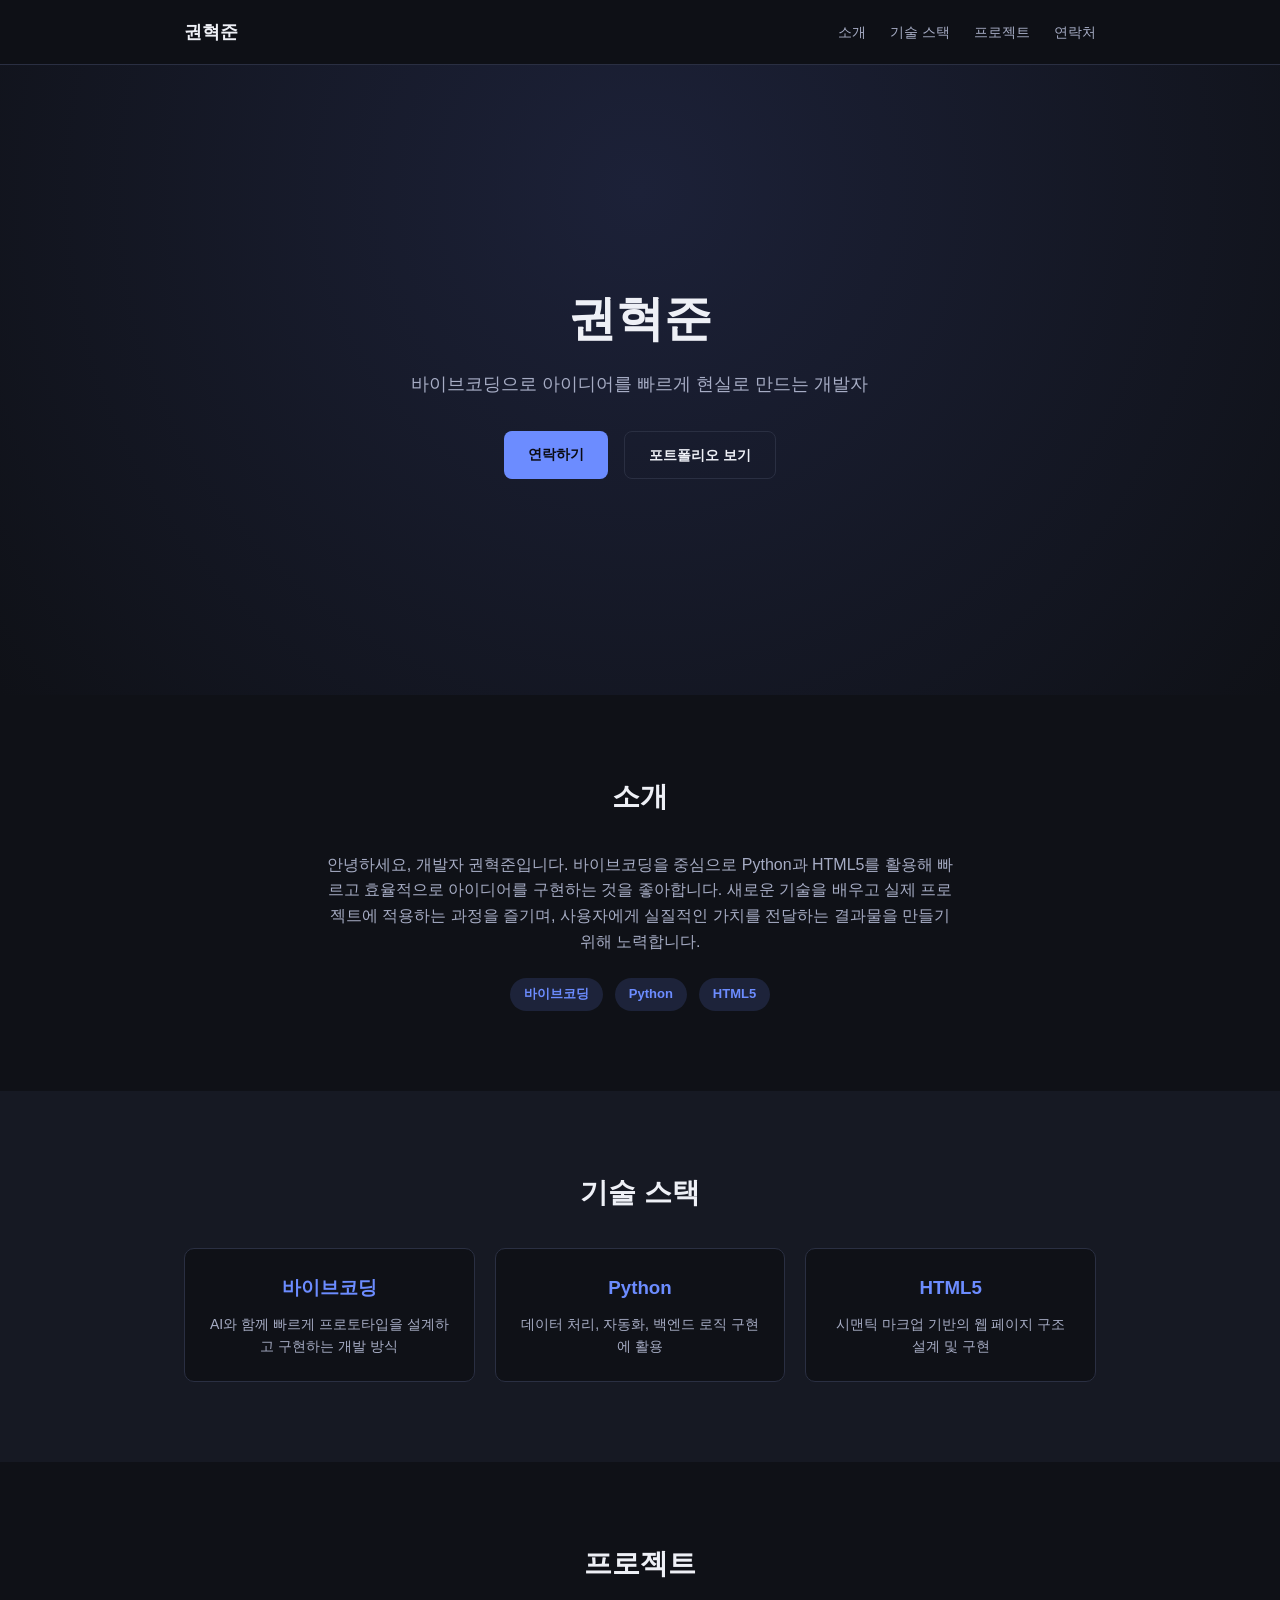
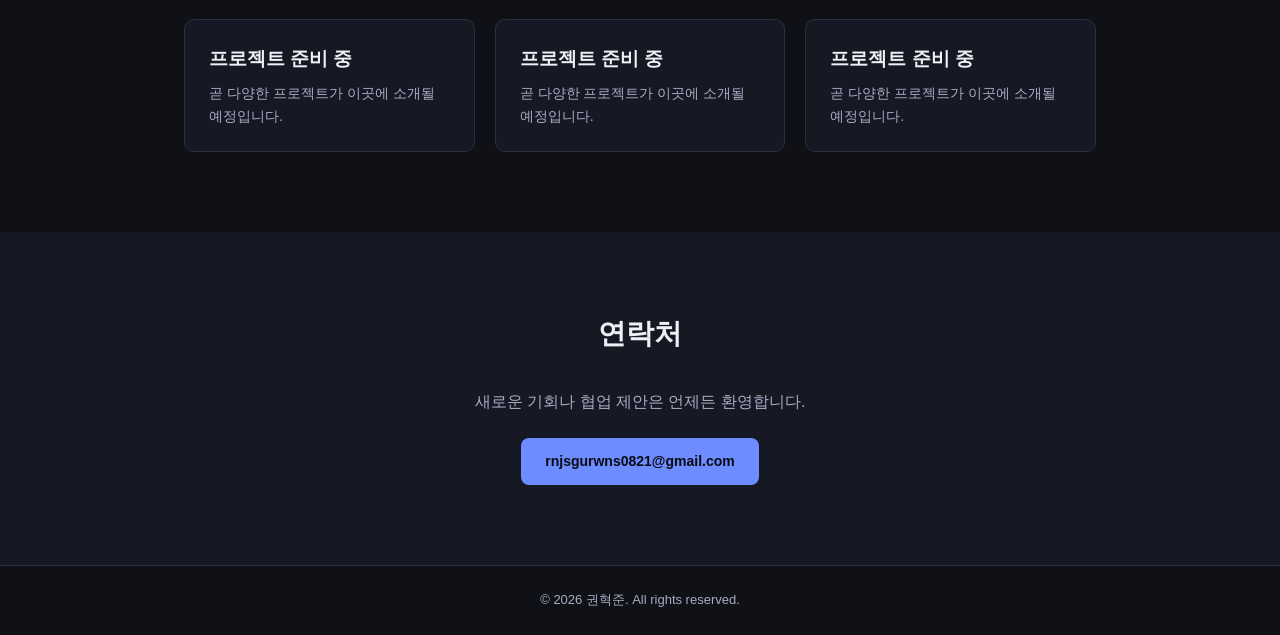
<file: DemoPort/index.html>
<!DOCTYPE html>
<html lang="ko">
<head>
<meta charset="UTF-8">
<meta name="viewport" content="width=device-width, initial-scale=1.0">
<title>권혁준 | Developer Profile</title>
<link rel="stylesheet" href="css/style.css">
</head>
<body>

  <!-- 헤더 / 네비게이션 -->
  <header class="header">
    <nav class="nav container">
      <a href="#hero" class="logo">권혁준</a>
      <ul class="nav-links">
        <li><a href="#about">소개</a></li>
        <li><a href="#skills">기술 스택</a></li>
        <li><a href="#projects">프로젝트</a></li>
        <li><a href="#contact">연락처</a></li>
      </ul>
    </nav>
  </header>

  <!-- 히어로 섹션 -->
  <section id="hero" class="hero">
    <div class="container hero-content">
      <h1>권혁준</h1>
      <p class="tagline">바이브코딩으로 아이디어를 빠르게 현실로 만드는 개발자</p>
      <div class="cta-group">
        <a href="#contact" class="btn btn-primary">연락하기</a>
        <a href="#projects" class="btn btn-outline">포트폴리오 보기</a>
      </div>
    </div>
  </section>

  <!-- 소개 섹션 -->
  <section id="about" class="section">
    <div class="container">
      <h2 class="section-title">소개</h2>
      <p class="about-text">
        안녕하세요, 개발자 권혁준입니다. 바이브코딩을 중심으로 Python과 HTML5를 활용해
        빠르고 효율적으로 아이디어를 구현하는 것을 좋아합니다. 새로운 기술을 배우고
        실제 프로젝트에 적용하는 과정을 즐기며, 사용자에게 실질적인 가치를 전달하는
        결과물을 만들기 위해 노력합니다.
      </p>
      <div class="tags">
        <span class="tag">바이브코딩</span>
        <span class="tag">Python</span>
        <span class="tag">HTML5</span>
      </div>
    </div>
  </section>

  <!-- 기술 스택 섹션 -->
  <section id="skills" class="section section-alt">
    <div class="container">
      <h2 class="section-title">기술 스택</h2>
      <div class="skills-grid">
        <div class="skill-card">
          <h3>바이브코딩</h3>
          <p>AI와 함께 빠르게 프로토타입을 설계하고 구현하는 개발 방식</p>
        </div>
        <div class="skill-card">
          <h3>Python</h3>
          <p>데이터 처리, 자동화, 백엔드 로직 구현에 활용</p>
        </div>
        <div class="skill-card">
          <h3>HTML5</h3>
          <p>시맨틱 마크업 기반의 웹 페이지 구조 설계 및 구현</p>
        </div>
      </div>
    </div>
  </section>

  <!-- 프로젝트 섹션 -->
  <section id="projects" class="section">
    <div class="container">
      <h2 class="section-title">프로젝트</h2>
      <div class="projects-grid">
        <div class="project-card">
          <h3>프로젝트 준비 중</h3>
          <p>곧 다양한 프로젝트가 이곳에 소개될 예정입니다.</p>
        </div>
        <div class="project-card">
          <h3>프로젝트 준비 중</h3>
          <p>곧 다양한 프로젝트가 이곳에 소개될 예정입니다.</p>
        </div>
        <div class="project-card">
          <h3>프로젝트 준비 중</h3>
          <p>곧 다양한 프로젝트가 이곳에 소개될 예정입니다.</p>
        </div>
      </div>
    </div>
  </section>

  <!-- 연락처 섹션 -->
  <section id="contact" class="section section-alt">
    <div class="container contact-content">
      <h2 class="section-title">연락처</h2>
      <p>새로운 기회나 협업 제안은 언제든 환영합니다.</p>
      <a href="mailto:rnjsgurwns0821@gmail.com" class="btn btn-primary">
        rnjsgurwns0821@gmail.com
      </a>
    </div>
  </section>

  <!-- 푸터 -->
  <footer class="footer">
    <div class="container">
      <p>&copy; <span id="year"></span> 권혁준. All rights reserved.</p>
    </div>
  </footer>

  <script src="js/main.js"></script>
</body>
</html>
</file>
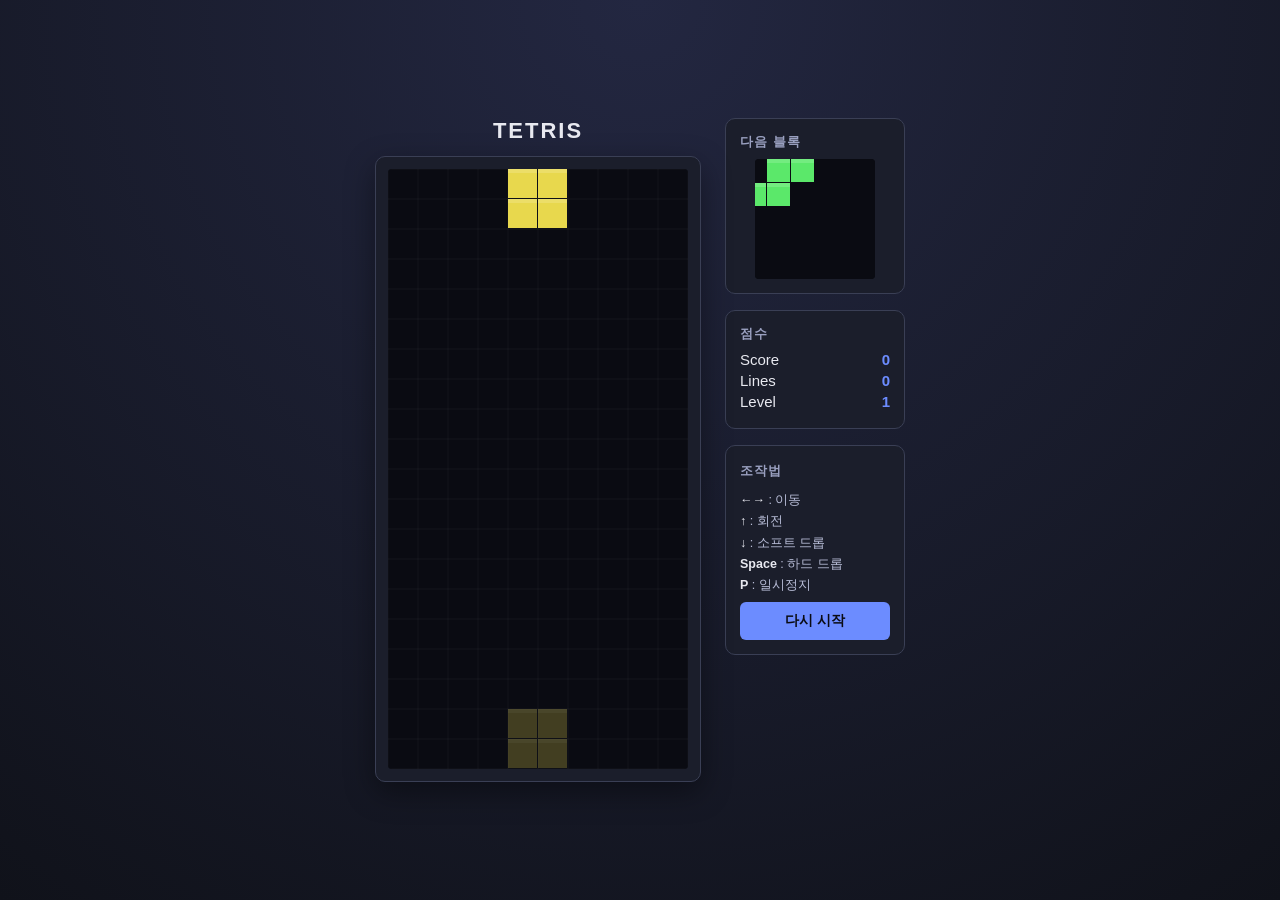
<file: Game01/tetris.html>
<!DOCTYPE html>
<html lang="ko">
<head>
<meta charset="UTF-8">
<title>테트리스</title>
<style>
  :root {
    --bg: #10121a;
    --panel: #1b1e2b;
    --border: #3a3f55;
    --accent: #6c8cff;
    --text: #e8e9f0;
  }
  * { box-sizing: border-box; }
  body {
    margin: 0;
    min-height: 100vh;
    display: flex;
    align-items: center;
    justify-content: center;
    background: radial-gradient(circle at 50% 0%, #232741, var(--bg));
    color: var(--text);
    font-family: "Segoe UI", "Malgun Gothic", sans-serif;
  }
  .game-wrap {
    display: flex;
    gap: 24px;
    align-items: flex-start;
    padding: 20px;
  }
  h1 {
    margin: 0 0 12px;
    font-size: 22px;
    letter-spacing: 2px;
    text-align: center;
  }
  .board-panel {
    position: relative;
    background: var(--panel);
    padding: 12px;
    border-radius: 10px;
    border: 1px solid var(--border);
    box-shadow: 0 10px 30px rgba(0,0,0,0.4);
  }
  canvas {
    display: block;
    background: #0a0b12;
    border-radius: 4px;
  }
  .side-panel {
    width: 180px;
    display: flex;
    flex-direction: column;
    gap: 16px;
  }
  .box {
    background: var(--panel);
    border: 1px solid var(--border);
    border-radius: 10px;
    padding: 14px;
  }
  .box h2 {
    margin: 0 0 8px;
    font-size: 13px;
    color: #9aa0c0;
    letter-spacing: 1px;
    text-transform: uppercase;
  }
  .stat-row {
    display: flex;
    justify-content: space-between;
    font-size: 15px;
    margin-bottom: 4px;
  }
  .stat-row span:last-child {
    font-weight: bold;
    color: var(--accent);
  }
  #nextCanvas {
    display: block;
    margin: 0 auto;
    background: #0a0b12;
    border-radius: 4px;
  }
  .controls {
    font-size: 12.5px;
    line-height: 1.7;
    color: #b7bcd6;
  }
  .controls b {
    color: var(--text);
  }
  button {
    width: 100%;
    padding: 10px;
    background: var(--accent);
    color: #0a0b12;
    border: none;
    border-radius: 6px;
    font-weight: bold;
    font-size: 14px;
    cursor: pointer;
    margin-top: 6px;
  }
  button:hover { opacity: 0.9; }
  .overlay {
    position: absolute;
    inset: 12px;
    background: rgba(10, 11, 18, 0.85);
    display: none;
    flex-direction: column;
    align-items: center;
    justify-content: center;
    border-radius: 6px;
    text-align: center;
    gap: 10px;
  }
  .overlay.show { display: flex; }
  .overlay h2 {
    font-size: 24px;
    margin: 0;
    color: var(--accent);
  }
  .overlay p {
    margin: 0;
    color: #cfd2e6;
    font-size: 14px;
  }
</style>
</head>
<body>
  <div class="game-wrap">
    <div>
      <h1>TETRIS</h1>
      <div class="board-panel">
        <canvas id="board" width="300" height="600"></canvas>
        <div class="overlay" id="overlay">
          <h2 id="overlayTitle">일시정지</h2>
          <p id="overlayText">P 키를 눌러 계속하기</p>
        </div>
      </div>
    </div>
    <div class="side-panel">
      <div class="box">
        <h2>다음 블록</h2>
        <canvas id="nextCanvas" width="120" height="120"></canvas>
      </div>
      <div class="box">
        <h2>점수</h2>
        <div class="stat-row"><span>Score</span><span id="score">0</span></div>
        <div class="stat-row"><span>Lines</span><span id="lines">0</span></div>
        <div class="stat-row"><span>Level</span><span id="level">1</span></div>
      </div>
      <div class="box controls">
        <h2>조작법</h2>
        <div><b>←→</b> : 이동</div>
        <div><b>↑</b> : 회전</div>
        <div><b>↓</b> : 소프트 드롭</div>
        <div><b>Space</b> : 하드 드롭</div>
        <div><b>P</b> : 일시정지</div>
        <button id="restartBtn">다시 시작</button>
      </div>
    </div>
  </div>

<script>
(function () {
  const COLS = 10;
  const ROWS = 20;
  const BLOCK = 30;

  const canvas = document.getElementById('board');
  const ctx = canvas.getContext('2d');
  const nextCanvas = document.getElementById('nextCanvas');
  const nextCtx = nextCanvas.getContext('2d');

  const scoreEl = document.getElementById('score');
  const linesEl = document.getElementById('lines');
  const levelEl = document.getElementById('level');
  const overlay = document.getElementById('overlay');
  const overlayTitle = document.getElementById('overlayTitle');
  const overlayText = document.getElementById('overlayText');
  const restartBtn = document.getElementById('restartBtn');

  const COLORS = {
    I: '#4dd8e8',
    J: '#4d6ee8',
    L: '#e89a4d',
    O: '#e8d84d',
    S: '#5be86a',
    T: '#b04de8',
    Z: '#e84d5b'
  };

  const SHAPES = {
    I: [
      [[0,1],[1,1],[2,1],[3,1]],
      [[2,0],[2,1],[2,2],[2,3]],
      [[0,2],[1,2],[2,2],[3,2]],
      [[1,0],[1,1],[1,2],[1,3]]
    ],
    J: [
      [[0,0],[0,1],[1,1],[2,1]],
      [[1,0],[2,0],[1,1],[1,2]],
      [[0,1],[1,1],[2,1],[2,2]],
      [[1,0],[1,1],[0,2],[1,2]]
    ],
    L: [
      [[2,0],[0,1],[1,1],[2,1]],
      [[1,0],[1,1],[1,2],[2,2]],
      [[0,1],[1,1],[2,1],[0,2]],
      [[0,0],[1,0],[1,1],[1,2]]
    ],
    O: [
      [[1,0],[2,0],[1,1],[2,1]],
      [[1,0],[2,0],[1,1],[2,1]],
      [[1,0],[2,0],[1,1],[2,1]],
      [[1,0],[2,0],[1,1],[2,1]]
    ],
    S: [
      [[1,0],[2,0],[0,1],[1,1]],
      [[1,0],[1,1],[2,1],[2,2]],
      [[1,1],[2,1],[0,2],[1,2]],
      [[0,0],[0,1],[1,1],[1,2]]
    ],
    T: [
      [[1,0],[0,1],[1,1],[2,1]],
      [[1,0],[1,1],[2,1],[1,2]],
      [[0,1],[1,1],[2,1],[1,2]],
      [[1,0],[0,1],[1,1],[1,2]]
    ],
    Z: [
      [[0,0],[1,0],[1,1],[2,1]],
      [[2,0],[1,1],[2,1],[1,2]],
      [[0,1],[1,1],[1,2],[2,2]],
      [[1,0],[0,1],[1,1],[0,2]]
    ]
  };

  const TYPES = Object.keys(SHAPES);

  let board, current, next, score, lines, level, dropInterval, dropCounter, lastTime;
  let paused, gameOver, bag;

  function createBoard() {
    return Array.from({ length: ROWS }, () => Array(COLS).fill(null));
  }

  function refillBag() {
    const b = [...TYPES];
    for (let i = b.length - 1; i > 0; i--) {
      const j = Math.floor(Math.random() * (i + 1));
      [b[i], b[j]] = [b[j], b[i]];
    }
    return b;
  }

  function nextType() {
    if (!bag || bag.length === 0) bag = refillBag();
    return bag.pop();
  }

  function newPiece(type) {
    return { type, rotation: 0, x: 3, y: -1 };
  }

  function pieceCells(piece) {
    return SHAPES[piece.type][piece.rotation].map(([cx, cy]) => [piece.x + cx, piece.y + cy]);
  }

  function collides(piece) {
    for (const [x, y] of pieceCells(piece)) {
      if (x < 0 || x >= COLS || y >= ROWS) return true;
      if (y >= 0 && board[y][x]) return true;
    }
    return false;
  }

  function merge(piece) {
    for (const [x, y] of pieceCells(piece)) {
      if (y >= 0) board[y][x] = piece.type;
    }
  }

  function rotate(piece, dir) {
    const rotated = { ...piece, rotation: (piece.rotation + dir + 4) % 4 };
    const kicks = [0, -1, 1, -2, 2];
    for (const k of kicks) {
      const test = { ...rotated, x: rotated.x + k };
      if (!collides(test)) return test;
    }
    return piece;
  }

  function clearLines() {
    let cleared = 0;
    for (let y = ROWS - 1; y >= 0; y--) {
      if (board[y].every(cell => cell)) {
        board.splice(y, 1);
        board.unshift(Array(COLS).fill(null));
        cleared++;
        y++;
      }
    }
    if (cleared > 0) {
      const points = [0, 100, 300, 500, 800][cleared] * level;
      score += points;
      lines += cleared;
      level = Math.floor(lines / 10) + 1;
      dropInterval = Math.max(100, 1000 - (level - 1) * 80);
      updateStats();
    }
  }

  function updateStats() {
    scoreEl.textContent = score;
    linesEl.textContent = lines;
    levelEl.textContent = level;
  }

  function spawn() {
    current = newPiece(next);
    next = nextType();
    drawNext();
    if (collides(current)) {
      endGame();
    }
  }

  function hardDrop() {
    while (!collides({ ...current, y: current.y + 1 })) {
      current.y++;
      score += 2;
    }
    lockPiece();
  }

  function lockPiece() {
    merge(current);
    clearLines();
    spawn();
    updateStats();
  }

  function drawCell(context, x, y, color, blockSize) {
    context.fillStyle = color;
    context.fillRect(x * blockSize, y * blockSize, blockSize - 1, blockSize - 1);
    context.fillStyle = 'rgba(255,255,255,0.15)';
    context.fillRect(x * blockSize, y * blockSize, blockSize - 1, 4);
  }

  function draw() {
    ctx.fillStyle = '#0a0b12';
    ctx.fillRect(0, 0, canvas.width, canvas.height);

    for (let y = 0; y < ROWS; y++) {
      for (let x = 0; x < COLS; x++) {
        if (board[y][x]) drawCell(ctx, x, y, COLORS[board[y][x]], BLOCK);
      }
    }

    // ghost piece
    const ghost = { ...current };
    while (!collides({ ...ghost, y: ghost.y + 1 })) ghost.y++;
    ctx.globalAlpha = 0.25;
    for (const [x, y] of pieceCells(ghost)) {
      if (y >= 0) drawCell(ctx, x, y, COLORS[current.type], BLOCK);
    }
    ctx.globalAlpha = 1;

    for (const [x, y] of pieceCells(current)) {
      if (y >= 0) drawCell(ctx, x, y, COLORS[current.type], BLOCK);
    }

    // grid lines
    ctx.strokeStyle = 'rgba(255,255,255,0.04)';
    for (let x = 0; x <= COLS; x++) {
      ctx.beginPath();
      ctx.moveTo(x * BLOCK, 0);
      ctx.lineTo(x * BLOCK, ROWS * BLOCK);
      ctx.stroke();
    }
    for (let y = 0; y <= ROWS; y++) {
      ctx.beginPath();
      ctx.moveTo(0, y * BLOCK);
      ctx.lineTo(COLS * BLOCK, y * BLOCK);
      ctx.stroke();
    }
  }

  function drawNext() {
    nextCtx.fillStyle = '#0a0b12';
    nextCtx.fillRect(0, 0, nextCanvas.width, nextCanvas.height);
    const shape = SHAPES[next][0];
    const size = 24;
    const offsetX = next === 'I' ? 0 : 0.5;
    for (const [cx, cy] of shape) {
      drawCell(nextCtx, cx - offsetX, cy, COLORS[next], size);
    }
  }

  function update(time = 0) {
    if (paused || gameOver) return;
    const delta = time - lastTime;
    lastTime = time;
    dropCounter += delta;
    if (dropCounter > dropInterval) {
      softDrop();
    }
    draw();
    requestAnimationFrame(update);
  }

  function softDrop() {
    const moved = { ...current, y: current.y + 1 };
    if (!collides(moved)) {
      current = moved;
    } else {
      lockPiece();
    }
    dropCounter = 0;
  }

  function move(dir) {
    const moved = { ...current, x: current.x + dir };
    if (!collides(moved)) current = moved;
  }

  function endGame() {
    gameOver = true;
    overlayTitle.textContent = '게임 오버';
    overlayText.textContent = `점수: ${score} · 다시 시작하려면 버튼을 누르세요`;
    overlay.classList.add('show');
  }

  function togglePause() {
    if (gameOver) return;
    paused = !paused;
    if (paused) {
      overlayTitle.textContent = '일시정지';
      overlayText.textContent = 'P 키를 눌러 계속하기';
      overlay.classList.add('show');
    } else {
      overlay.classList.remove('show');
      lastTime = performance.now();
      requestAnimationFrame(update);
    }
  }

  function init() {
    board = createBoard();
    score = 0;
    lines = 0;
    level = 1;
    dropInterval = 1000;
    dropCounter = 0;
    lastTime = 0;
    paused = false;
    gameOver = false;
    bag = null;
    next = nextType();
    spawn();
    updateStats();
    overlay.classList.remove('show');
    draw();
    requestAnimationFrame(update);
  }

  document.addEventListener('keydown', (e) => {
    if (gameOver) return;
    if (e.code === 'KeyP') {
      togglePause();
      return;
    }
    if (paused) return;

    switch (e.code) {
      case 'ArrowLeft':
        move(-1);
        e.preventDefault();
        break;
      case 'ArrowRight':
        move(1);
        e.preventDefault();
        break;
      case 'ArrowDown':
        softDrop();
        e.preventDefault();
        break;
      case 'ArrowUp':
        current = rotate(current, 1);
        e.preventDefault();
        break;
      case 'Space':
        hardDrop();
        e.preventDefault();
        break;
    }
    draw();
  });

  restartBtn.addEventListener('click', init);

  init();
})();
</script>
</body>
</html>
</file>
<file: DemoPort/css/style.css>
:root {
  --bg: #0f1117;
  --bg-alt: #161923;
  --text: #eef0f6;
  --text-muted: #a6acc4;
  --accent: #6c8cff;
  --border: #2a2f42;
  --max-width: 960px;
}

* {
  box-sizing: border-box;
  margin: 0;
  padding: 0;
}

html {
  scroll-behavior: smooth;
}

body {
  font-family: "Segoe UI", "Malgun Gothic", sans-serif;
  background: var(--bg);
  color: var(--text);
  line-height: 1.6;
}

.container {
  max-width: var(--max-width);
  margin: 0 auto;
  padding: 0 24px;
}

/* 헤더 / 네비게이션 */
.header {
  position: sticky;
  top: 0;
  z-index: 100;
  background: rgba(15, 17, 23, 0.85);
  backdrop-filter: blur(8px);
  border-bottom: 1px solid var(--border);
}

.nav {
  display: flex;
  align-items: center;
  justify-content: space-between;
  height: 64px;
}

.logo {
  font-weight: bold;
  font-size: 18px;
  color: var(--text);
  text-decoration: none;
}

.nav-links {
  list-style: none;
  display: flex;
  gap: 24px;
}

.nav-links a {
  color: var(--text-muted);
  text-decoration: none;
  font-size: 14px;
  transition: color 0.2s;
}

.nav-links a:hover {
  color: var(--accent);
}

/* 히어로 섹션 */
.hero {
  min-height: 70vh;
  display: flex;
  align-items: center;
  justify-content: center;
  text-align: center;
  background: radial-gradient(circle at 50% 20%, #1c2138, var(--bg));
}

.hero h1 {
  font-size: 48px;
  margin-bottom: 12px;
}

.tagline {
  font-size: 18px;
  color: var(--text-muted);
  margin-bottom: 32px;
}

.cta-group {
  display: flex;
  gap: 16px;
  justify-content: center;
  flex-wrap: wrap;
}

.btn {
  display: inline-block;
  padding: 12px 24px;
  border-radius: 8px;
  text-decoration: none;
  font-weight: bold;
  font-size: 14px;
  transition: opacity 0.2s, transform 0.2s;
}

.btn:hover {
  opacity: 0.9;
  transform: translateY(-2px);
}

.btn-primary {
  background: var(--accent);
  color: #0a0b12;
}

.btn-outline {
  background: transparent;
  color: var(--text);
  border: 1px solid var(--border);
}

/* 공통 섹션 */
.section {
  padding: 80px 0;
}

.section-alt {
  background: var(--bg-alt);
}

.section-title {
  font-size: 28px;
  margin-bottom: 32px;
  text-align: center;
}

/* 소개 섹션 */
.about-text {
  max-width: 640px;
  margin: 0 auto 24px;
  text-align: center;
  color: var(--text-muted);
}

.tags {
  display: flex;
  gap: 12px;
  justify-content: center;
  flex-wrap: wrap;
}

.tag {
  background: rgba(108, 140, 255, 0.15);
  color: var(--accent);
  padding: 6px 14px;
  border-radius: 999px;
  font-size: 13px;
  font-weight: bold;
}

/* 기술 스택 섹션 */
.skills-grid {
  display: grid;
  grid-template-columns: repeat(auto-fit, minmax(220px, 1fr));
  gap: 20px;
}

.skill-card {
  background: var(--bg);
  border: 1px solid var(--border);
  border-radius: 10px;
  padding: 24px;
  text-align: center;
}

.skill-card h3 {
  color: var(--accent);
  margin-bottom: 10px;
}

.skill-card p {
  color: var(--text-muted);
  font-size: 14px;
}

/* 프로젝트 섹션 */
.projects-grid {
  display: grid;
  grid-template-columns: repeat(auto-fit, minmax(220px, 1fr));
  gap: 20px;
}

.project-card {
  background: var(--bg-alt);
  border: 1px solid var(--border);
  border-radius: 10px;
  padding: 24px;
}

.project-card h3 {
  margin-bottom: 8px;
}

.project-card p {
  color: var(--text-muted);
  font-size: 14px;
}

/* 연락처 섹션 */
.contact-content {
  text-align: center;
}

.contact-content p {
  color: var(--text-muted);
  margin-bottom: 24px;
}

/* 푸터 */
.footer {
  padding: 24px 0;
  text-align: center;
  color: var(--text-muted);
  font-size: 13px;
  border-top: 1px solid var(--border);
}

/* 반응형 */
@media (max-width: 640px) {
  .nav-links {
    gap: 14px;
  }

  .hero h1 {
    font-size: 36px;
  }

  .tagline {
    font-size: 15px;
  }

  .section {
    padding: 56px 0;
  }
}
</file>
